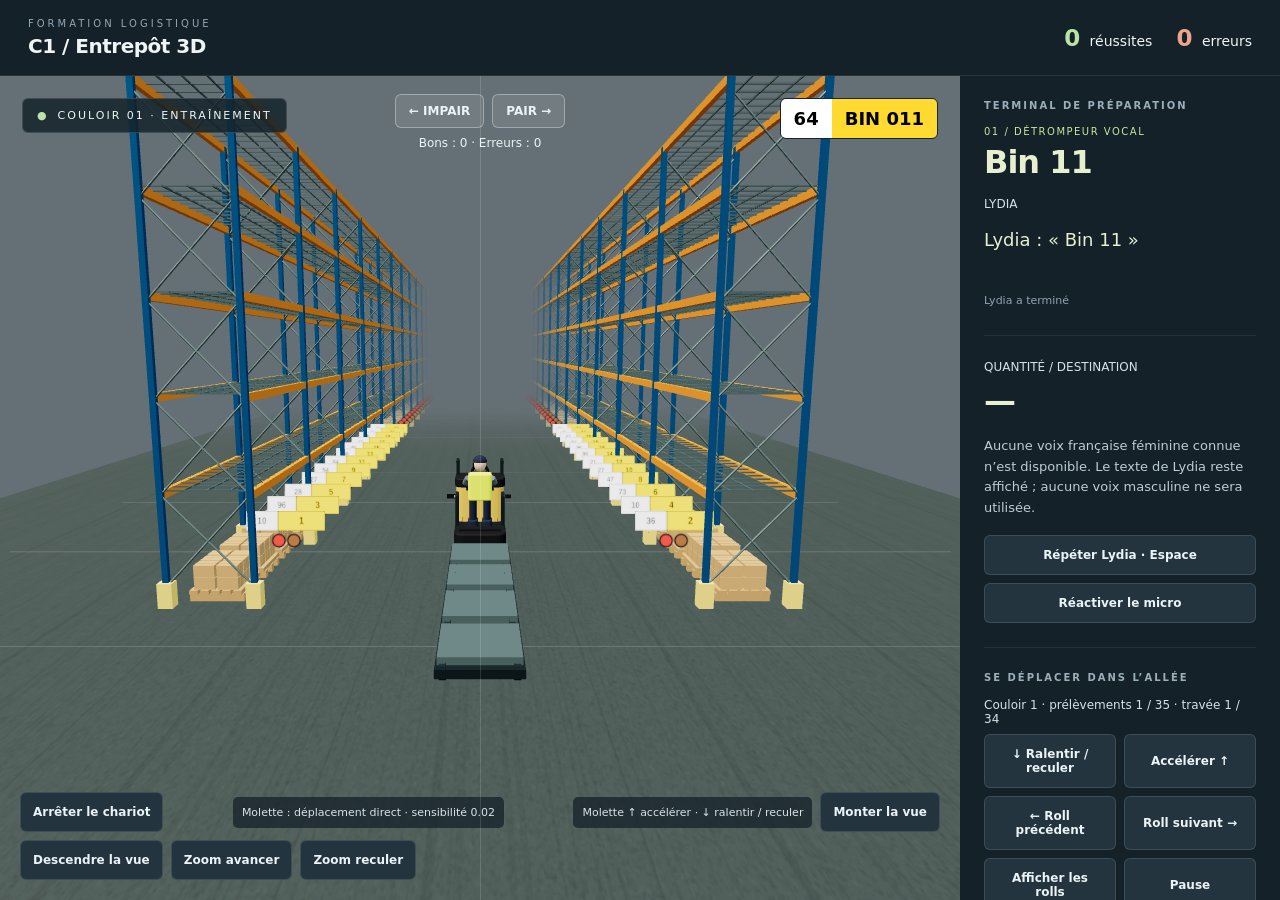
<file: c1_3d.html>
<!doctype html>
<html lang="fr"><head><meta charset="utf-8"><meta name="viewport" content="width=device-width,initial-scale=1"><title>C1 • Entrepôt 3D</title><style>
*{box-sizing:border-box}body{margin:0;background:#101a20;color:#eff5f5;font:14px system-ui,sans-serif}header{height:76px;padding:0 28px;display:flex;align-items:center;justify-content:space-between;border-bottom:1px solid #ffffff15;background:#142129}h1{font-size:20px;letter-spacing:-.5px;margin:0}small,.muted{color:#93a8b4}header small{display:block;font-size:10px;letter-spacing:3px;margin-bottom:5px}.score{display:flex;gap:24px}.score b{font-size:23px;margin-right:5px;color:#bce2a5}main{display:grid;grid-template-columns:1fr 320px;height:calc(100dvh - 76px)}#view{position:relative;min-width:0;overflow:hidden;background:#a3b2b8}canvas{display:block;touch-action:none}.badge{position:absolute;top:22px;left:22px;background:#15242bdc;border:1px solid #ffffff25;padding:10px 14px;border-radius:6px;font-size:11px;letter-spacing:2px;pointer-events:none}.badge:before{content:'●';color:#bce2a5;margin-right:9px}.bin-hud{position:absolute;top:22px;right:22px;display:flex;overflow:hidden;border:1px solid #17242a;border-radius:6px;font-weight:800;font-size:18px;pointer-events:none}.bin-hud span{padding:9px 13px;color:#000}.bin-hud .hud-code{background:#fff}.bin-hud .hud-bin{background:#ffdb32}.camera{position:absolute;bottom:20px;left:20px;right:20px;display:flex;gap:8px;align-items:center}.camera span{margin-left:auto;background:#142129bf;padding:9px;border-radius:5px;font-size:11px;color:#d8e3e8}aside{padding:24px;overflow:auto;background:#142129}h2{font-size:10px;letter-spacing:2px;color:#9cafb9;margin:0 0 15px}.step{color:#d5e1e5;font-size:12px;margin-bottom:8px}.readout{font-size:32px;font-weight:650;letter-spacing:-1px;margin:6px 0 16px;color:#e6efcf}button{font:600 12px system-ui;cursor:pointer;border:1px solid #ffffff20;border-radius:6px;background:#23343e;color:#eaf3f5;padding:12px;transition:background .15s}button:hover{background:#344e5b}button:disabled{opacity:.35;cursor:default}button:focus-visible{outline:2px solid #d5edab;outline-offset:2px}.palettes{display:grid;grid-template-columns:repeat(3,1fr);gap:7px}.palettes button{padding:12px 3px}.palettes strong{display:block;font-size:23px;margin-bottom:5px}.palettes button.good{background:#456943}.palettes button.bad{background:#8b4138}.line{height:1px;background:#ffffff12;margin:24px 0}.controls{display:grid;grid-template-columns:1fr 1fr;gap:8px}.wide{grid-column:1/-1}.primary{background:#d2eaa5;color:#21301e;border:0}.primary:hover{background:#e1f4bd}#msg{min-height:68px;color:#bdcdd4;font-size:13px;line-height:1.6;margin:16px 0}#phase{font-size:10px;letter-spacing:1.5px;color:#c5e69c}.help{font-size:11px;line-height:1.8;color:#8fa5b2}.brand{margin-top:22px;font-size:10px;letter-spacing:2px;color:#708792}#error{position:absolute;inset:20%;padding:30px;background:#142129;display:none;z-index:5;line-height:1.7}@media(max-width:800px){#speed{display:block}header{padding:0 16px}.score{gap:10px}.score span{font-size:10px}main{display:flex;flex-direction:column;height:auto}#view{height:58dvh;min-height:360px}aside{padding:20px}.camera span{display:none}header small{letter-spacing:1px}}
input{max-width:100%;background:#23343e;color:white;border:1px solid #657c83;padding:8px;border-radius:4px}#subtitle{font-size:18px;color:#e6efcf;min-height:44px}#testLog{padding-left:18px;max-height:150px;overflow:auto}.camera{flex-wrap:wrap}</style></head><body><header><div><small>FORMATION LOGISTIQUE</small><h1>C1 / Entrepôt 3D</h1></div><div class="score"><span><b id="score">0</b> réussites</span><span><b id="errors" style="color:#eea38b">0</b> erreurs</span></div></header><main><section id="view" aria-label="Entrepôt interactif en trois dimensions"><div class="badge">ALLÉE 01 · ENTRAÎNEMENT</div><div id="error"></div><div class="camera"><button id="stop">Arrêter le chariot</button><span id="speed">Vitesse : 0 · Arrêt</span><span>Molette ↑ accélérer · ↓ ralentir / reculer</span></div></section><aside><h2>TERMINAL DE PRÉPARATION</h2><div id="phase">SESSION VOCALE</div><div class="readout" id="address">Prêt ?</div>
<div class="step">LYDIA</div><p id="subtitle" role="status" aria-live="polite">Commence une partie pour écouter Lydia.</p><div id="micro" class="help">Micro inactif</div>
<div class="line"></div><div class="step">QUANTITÉ / DESTINATION</div><div class="readout" id="order">—</div><p id="msg" role="status" aria-live="polite">Cherche le numéro noir au-dessus de la palette.</p>
<div class="controls"><button id="start" class="wide primary">Commencer · Voix et micro</button><button id="repeat" class="wide">Répéter Lydia · Espace</button><button id="mic" class="wide">Réactiver le micro</button></div>
<div class="line"></div><h2>SE DÉPLACER DANS L’ALLÉE</h2><div id="bayText" class="step"></div><div class="controls"><button id="back">↓ Ralentir / reculer</button><button id="forward">Accélérer ↑</button><button id="left">← Roll précédent</button><button id="right">Roll suivant →</button><button id="labels">Afficher les rolls</button><button id="pause">Pause</button><button id="reset" class="wide">Nouvelle partie</button><button id="test" class="wide">Mode test vocal · Bin 150 → Delta</button><button id="testSim" class="wide">Test de la boucle sans micro</button></div>
<div id="testPanel" hidden><div class="line"></div><h2>TEST · SCORE SÉPARÉ</h2><p class="help">Bin 150, détrompeur 25 (« deux, cinq »), destination « Un Delta ». Clique directement le roll Delta.</p><label class="help"><input id="simulate" type="checkbox"> Simuler les réponses vocales (sans micro)</label><div id="simulation" hidden><input id="testText" aria-label="Transcription vocale simulée" placeholder="deux, cinq"><button id="inject">Injecter la transcription</button></div><ol id="testLog" class="help"></ol></div>
<p class="help">Molette ↑ / ↓ : le chariot bouge immédiatement. Tourne doucement pour ajuster précisément, plus vite pour parcourir une plus grande distance. ← / → : repérer un roll. Espace : répéter Lydia.<br>Vue arrière fixe. Après Lydia, clique directement sur le roll annoncé. Les réponses à Lydia restent vocales.</p><p class="help">Le micro nécessite ton autorisation. Selon le navigateur, la reconnaissance peut utiliser un service en ligne. Aucun enregistrement n’est conservé par le jeu.</p><div class="brand">C1 SIMULATOR / PRÉPARATION VOCALE</div></aside></main><script src="vendor/three.min.js"></script><script src="vehicle-motion.js"></script><script src="preparation-core.js"></script><script src="preparation-voice.js"></script><script>
(()=>{'use strict';
const $=s=>document.querySelector(s), view=$('#view');
const binHud=document.createElement('div');binHud.className='bin-hud';binHud.hidden=true;binHud.innerHTML='<span class="hud-code" id="hudCode">--</span><span class="hud-bin" id="hudBin">BIN ---</span>';view.append(binHud);
const heardHud=document.createElement('div');heardHud.hidden=true;Object.assign(heardHud.style,{position:'absolute',top:'76px',right:'22px',maxWidth:'280px',padding:'8px 11px',borderRadius:'5px',background:'#142129dc',color:'#eaf3f5',fontSize:'12px',pointerEvents:'none'});view.append(heardHud);
const sideDivider=document.createElement('div');Object.assign(sideDivider.style,{position:'absolute',top:'0',bottom:'0',left:'50%',width:'1px',background:'#ffffff22',pointerEvents:'none'});view.append(sideDivider);
const sideHud=document.createElement('div');sideHud.hidden=true;Object.assign(sideHud.style,{position:'absolute',top:'18px',left:'50%',transform:'translateX(-50%)',display:'flex',gap:'8px',flexWrap:'wrap',justifyContent:'center',width:'360px',color:'#eaf3f5',fontSize:'12px',pointerEvents:'none'});view.append(sideHud);
try {
if(!window.THREE)throw Error('Le moteur 3D est introuvable. Garde le dossier vendor à côté de ce fichier.');
const scene=new THREE.Scene();scene.background=new THREE.Color(0x657076);scene.fog=new THREE.Fog(0x657076,38,78);
const renderer=new THREE.WebGLRenderer({antialias:true});renderer.setPixelRatio(Math.min(devicePixelRatio,2));renderer.shadowMap.enabled=false;renderer.outputColorSpace=THREE.SRGBColorSpace;renderer.toneMapping=THREE.ACESFilmicToneMapping;renderer.toneMappingExposure=1.3;view.prepend(renderer.domElement);
const camera=new THREE.PerspectiveCamera(55,1,.1,100);
const motion=new VehicleMotion();let viewBay=0,viewZ=0;
// Même hauteur et recul que la perspective d'origine, recentrés sur l'allée.
const cameraCookie='c1_camera_elevation',cameraDistanceCookie='c1_camera_distance';
function savedCameraValue(name,fallback,min,max){
  try {
    const value=document.cookie.split('; ').find(item=>item.startsWith(name+'='))?.split('=')[1];
    const number=Number(decodeURIComponent(value||''));
    return Number.isFinite(number)&&number>=min&&number<=max ? number : fallback;
  } catch (_) { return fallback; }
}
function saveCameraValue(name,value){document.cookie=name+'='+encodeURIComponent(value)+'; Max-Age=31536000; Path=/; SameSite=Lax';}
const sideStatsCookie='c1_side_reaction_stats';
function savedSideStats(){try{return {...{attempts:0,correct:0,wrong:0,totalMs:0,lastMs:0},...JSON.parse(decodeURIComponent(document.cookie.split('; ').find(item=>item.startsWith(sideStatsCookie+'='))?.split('=')[1]||'{}'))};}catch(_){return {attempts:0,correct:0,wrong:0,totalMs:0,lastMs:0};}}
let sideStats=savedSideStats(),sideTracking=null;
function saveSideStats(){document.cookie=sideStatsCookie+'='+encodeURIComponent(JSON.stringify(sideStats))+'; Max-Age=31536000; Path=/; SameSite=Lax';}
let cameraElevation=savedCameraValue(cameraCookie,.28,.18,1.05);
let cameraDistance=savedCameraValue(cameraDistanceCookie,20,10,32);
// Le point visé passe derrière le préparateur : pilote plus haut dans l'image,
// rolls arrière visibles au lieu d'être coupés par le bord inférieur.
const vehicleFrameLead=6.2;
function cameraUpdate(){
  const cameraHeight=Math.sin(cameraElevation)*cameraDistance;
  const cameraBack=Math.cos(cameraElevation)*cameraDistance;
  camera.position.set(0,cameraHeight,viewZ+cameraBack);
  camera.lookAt(0,2.5,viewZ-4+vehicleFrameLead);
  camera.updateMatrixWorld();
}
function resize(){renderer.setSize(view.clientWidth,view.clientHeight);camera.aspect=view.clientWidth/view.clientHeight;camera.updateProjectionMatrix();cameraUpdate()}new ResizeObserver(resize).observe(view);
scene.add(new THREE.HemisphereLight(0xdbefff,0x85857a,3));const sun=new THREE.DirectionalLight(0xffebce,3);sun.position.set(-8,17,8);scene.add(sun);
const mat=(c,m=0,r=.7)=>new THREE.MeshStandardMaterial({color:c,metalness:m,roughness:r});const steel=mat(0x8eaaad,.75,.35),dark=mat(0x19292e,.3),blue=mat(0x176293,.5),orange=mat(0xec8c24,.3),wood=mat(0xb18b5a),card=mat(0xb99261),floor=mat(0x69777a),yellow=mat(0xe4c664);
function box(parent,w,h,d,x,y,z,material){const o=new THREE.Mesh(new THREE.BoxGeometry(w,h,d),material);o.position.set(x,y,z);o.castShadow=true;o.receiveShadow=true;parent.add(o);return o}
function cylinder(parent,r,len,x,y,z,material){const o=new THREE.Mesh(new THREE.CylinderGeometry(r,r,len,16),material);o.rotation.x=Math.PI/2;o.position.set(x,y,z);o.castShadow=true;parent.add(o);return o}
function label(parent,text,x,y,z,width=1.3,bg='#162b35',fg='#ffffff'){const c=document.createElement('canvas');c.width=512;c.height=128;const ctx=c.getContext('2d');const tex=new THREE.CanvasTexture(c);tex.colorSpace=THREE.SRGBColorSpace;const sp=new THREE.Sprite(new THREE.SpriteMaterial({map:tex,depthTest:true}));sp.position.set(x,y,z);sp.scale.set(width,width/4,1);parent.add(sp);sp.userData.set=t=>{ctx.fillStyle=bg;ctx.fillRect(0,0,512,128);ctx.fillStyle=fg;ctx.font='bold 64px Arial';ctx.textAlign='center';ctx.textBaseline='middle';ctx.fillText(t,256,68);tex.needsUpdate=true};sp.userData.set(text);return sp}
function markers(parent,x,y,z){const c=document.createElement('canvas');c.width=192;c.height=96;const ctx=c.getContext('2d');for(const [cx,color] of [[48,'#d4463e'],[144,'#9a643d']]){ctx.fillStyle='#17242a';ctx.beginPath();ctx.arc(cx,48,43,0,Math.PI*2);ctx.fill();ctx.fillStyle=color;ctx.beginPath();ctx.arc(cx,48,35,0,Math.PI*2);ctx.fill()}const tex=new THREE.CanvasTexture(c);tex.colorSpace=THREE.SRGBColorSpace;const sp=new THREE.Sprite(new THREE.SpriteMaterial({map:tex,depthTest:true}));sp.position.set(x,y,z);sp.scale.set(.68,.34,1);parent.add(sp);return sp}
// Une seule étiquette : détrompeur blanc à gauche, BIN jaune à droite.
function binCodeLabel(parent,bin,code,x,y,z,width=1.78){const c=document.createElement('canvas');c.width=720;c.height=160;const ctx=c.getContext('2d');const tex=new THREE.CanvasTexture(c);tex.colorSpace=THREE.SRGBColorSpace;const sp=new THREE.Sprite(new THREE.SpriteMaterial({map:tex,depthTest:true}));sp.position.set(x,y,z);sp.scale.set(width,width/4,1);parent.add(sp);sp.userData.set=t=>{ctx.fillStyle='#ffffff';ctx.fillRect(0,0,290,160);ctx.fillStyle='#ffdb32';ctx.fillRect(290,0,430,160);ctx.strokeStyle='#17242a';ctx.lineWidth=8;ctx.strokeRect(0,0,720,160);ctx.beginPath();ctx.moveTo(290,0);ctx.lineTo(290,160);ctx.stroke();ctx.fillStyle='#000';ctx.font='bold 76px Arial';ctx.textAlign='center';ctx.textBaseline='middle';ctx.fillText(t,145,84);ctx.font='bold 84px Arial';ctx.fillText(bin,505,84);tex.needsUpdate=true};sp.userData.set(code);return sp}
// Béton patiné, joints et traces de roues, générés localement.
const concrete=document.createElement('canvas');concrete.width=concrete.height=512;const cx=concrete.getContext('2d');let seed=17;const random=()=>{seed=(seed*1664525+1013904223)>>>0;return seed/4294967296};cx.fillStyle='#92958f';cx.fillRect(0,0,512,512);for(let i=0;i<32000;i++){const n=110+Math.floor(random()*65);cx.fillStyle=`rgba(${n},${n},${n-4},.15)`;cx.fillRect(random()*512,random()*512,random()*6+1,random()*3+1)}for(let i=0;i<25;i++){cx.fillStyle='rgba(45,49,46,.035)';cx.fillRect(random()*512,0,2+random()*5,512)}const concreteMap=new THREE.CanvasTexture(concrete);concreteMap.wrapS=concreteMap.wrapT=THREE.RepeatWrapping;concreteMap.repeat.set(9,18);concreteMap.colorSpace=THREE.SRGBColorSpace;floor.map=concreteMap;
box(scene,36,.2,235,0,-.15,-88,floor);for(let z=-205;z<30;z+=7)box(scene,26,.005,.018,0,-.043,z,mat(0x686c67));
const wall=mat(0xaaa99a);
box(scene,30,12,.25,0,6,-197,wall);for(let x=-15;x<15;x+=.22)box(scene,.025,7,.06,x,8.5,-196.84,steel);
function pallet(parent,x,y,z){for(const dx of [-.55,0,.55])box(parent,.18,.18,1.2,x+dx,y+.09,z,wood);for(let j=0;j<5;j++)box(parent,1.5,.09,.19,x,y+.23,z-.48+j*.24,wood)}
function rod(parent,a,b,r,material){const d=new THREE.Vector3().subVectors(b,a);const o=new THREE.Mesh(new THREE.CylinderGeometry(r,r,d.length(),6),material);o.position.copy(a).add(b).multiplyScalar(.5);o.quaternion.setFromUnitVectors(new THREE.Vector3(0,1,0),d.normalize());parent.add(o);return o}
function rack(parent,x,z,active=false){const group=new THREE.Group();parent.add(group);group.position.set(x,0,z);
for(const xx of [-2.8,2.8])for(const zz of [-.95,.95]){box(group,.13,10.7,.13,xx,5.35,zz,blue);box(group,.32,.55,.32,xx,.275,zz,yellow);}
for(const yy of [2.45,4.5,6.55,8.6,10.65]){for(const zz of [-.95,.95])box(group,5.7,.18,.12,0,yy,zz,orange);for(let xx=-2.7;xx<2.8;xx+=.5)box(group,.024,.035,1.85,xx,yy+.08,0,steel);for(const zz of [-.5,0,.5])box(group,5.5,.035,.025,0,yy+.08,zz,steel);}
for(const xx of [-2.8,2.8])for(let y=.5;y<10;y+=2){rod(group,new THREE.Vector3(xx,y,-.9),new THREE.Vector3(xx,y+1.9,.9),.023,steel);rod(group,new THREE.Vector3(xx,y,.9),new THREE.Vector3(xx,y+1.9,-.9),.023,steel);}
if(active)for(let i=0;i<3;i++){const xx=(i-1)*1.8;pallet(group,xx,.45,0);box(group,1.2,.75,1,xx,1.08,0,card);box(group,.13,.76,1.01,xx,1.08,0,wood)}return group}
// 34 travées de chaque côté : 200 emplacements et 4 palettes de réserve.
const binVisuals=new Map(), pickRoot=new THREE.Group(), pickTargets=[];scene.add(pickRoot);
const hitMaterial=new THREE.MeshBasicMaterial({transparent:true,opacity:0,depthWrite:false});
const initialBins=Preparation.locations();
for(let bay=0;bay<34;bay++)for(const side of ['left','right']){
  const x=side==='left'?-5.8:5.8,z=-bay*5.65;
  const g=rack(scene,x,z);g.rotation.y=Math.PI/2;
  for(let slot=0;slot<3;slot++){
    const id=(bay*3+slot)*2+(side==='left'?1:2),localX=(slot-1)*1.8;
    pallet(g,localX,0,0);
    if(id>200){label(g,'RÉSERVE',localX,1.35,side==='left'?1.1:-1.1,1.3,'#ddd8c9','#222222');continue;}
    for(let level=0;level<2;level++)for(let a=0;a<3;a++)for(let b=0;b<2;b++){
      box(g,.41,.27,.46,localX+(a-1)*.46,.405+level*.28,(b-.5)*.51,card);
      box(g,.055,.278,.467,localX+(a-1)*.46,.405+level*.28,(b-.5)*.51,wood);
    }
    // Panneau légèrement tourné vers l'allée centrale, sans empiéter dans le passage.
    const edge=side==='left'?1.42:-1.42;
    const number=binCodeLabel(g,String(id),initialBins[id-1].code,localX,1.68,edge);
    markers(g,localX,1.22,edge);
    const code=number;
    const position=new THREE.Vector3(x,.7,z-localX);
    // Les BINs sont visuels : le seul clic de la boucle se fait sur un plateau de roll.
    number.userData.binId=id;binVisuals.set(id,{number,code,position,bay,side});
  }
}
const train=new THREE.Group();scene.add(train);train.position.z=1.5;train.rotation.y=-Math.PI/2;
const rolls=[],names=['Alpha','Bravo','Charlie','Delta'];
// Rolls simplifiés : uniquement les quatre plateaux au sol, sans parois ni grilles.
for(let i=0;i<4;i++){let x=4.4-i*2.05;const g=new THREE.Group();train.add(g);g.position.x=x;box(g,1.65,.16,1.45,0,.36,0,steel);for(const xx of [-.74,.74])for(const zz of [-.63,.63])cylinder(g,.17,.12,xx,.18,zz,dark);const l=label(g,names[i].toUpperCase(),0,.78,0,1.55);l.visible=false;rolls.push({g,l});}
// Préparateur debout jaune/noir de la photo : capot avant, cockpit ouvert et long plateau.
const catYellow=mat(0xe7bb50,.25,.4),rubber=mat(0x15191d),navy=mat(0x202a3e),skin=mat(0xd8b194),vest=mat(0xd9ed28),silver=mat(0xc7cdbe,.35),shirt=mat(0x667079);
function rounded(parent,w,h,d,x,y,z,m,r=.12){const sh=new THREE.Shape();const a=-w/2,b=-d/2;sh.moveTo(a+r,b);sh.lineTo(a+w-r,b);sh.quadraticCurveTo(a+w,b,a+w,b+r);sh.lineTo(a+w,b+d-r);sh.quadraticCurveTo(a+w,b+d,a+w-r,b+d);sh.lineTo(a+r,b+d);sh.quadraticCurveTo(a,b+d,a,b+d-r);sh.lineTo(a,b+r);sh.quadraticCurveTo(a,b,a+r,b);const geo=new THREE.ExtrudeGeometry(sh,{depth:h,bevelEnabled:true,bevelSize:.035,bevelThickness:.035,bevelSegments:2,steps:1,curveSegments:5});geo.rotateX(-Math.PI/2);const o=new THREE.Mesh(geo,m);o.position.set(x,y-h/2,z);o.castShadow=o.receiveShadow=true;parent.add(o);return o}
const c1=new THREE.Group();train.add(c1);c1.position.x=-4.85;
rounded(c1,2.7,.3,1.38,0,.28,0,rubber,.23);rounded(c1,1.05,1.28,1.34,-.78,1,0,catYellow,.25);rounded(c1,1.11,.19,1.4,-.78,1.62,0,rubber,.22);
box(c1,.85,.11,1.18,.63,.48,0,rubber);for(const z of [-.66,.66]){box(c1,.85,.85,.095,-.02,.92,z,dark);box(c1,.09,.5,.09,-1.05,1.95,z,dark);box(c1,.58,.075,.075,-.8,2.2,z,dark)}
const console=box(c1,.58,.12,.8,-.35,1.55,0,dark);console.rotation.z=-.22;box(c1,.16,.018,.24,-.25,1.63,.06,mat(0x637f85,.3));
rod(c1,new THREE.Vector3(-.33,1.53,0),new THREE.Vector3(-.13,1.95,0),.065,dark);const steering=new THREE.Mesh(new THREE.TorusGeometry(.23,.045,8,24),rubber);steering.rotation.y=Math.PI/2;steering.rotation.z=-.3;steering.position.set(-.13,1.95,0);c1.add(steering);
for(const x of [-.9,.85])for(const z of [-.6,.6])cylinder(c1,.23,.16,x,.21,z,rubber);
label(c1,'CAT',-.85,1.11,.71,.56,'#171b20','#ffffff');label(c1,'C1',-.85,1.11,-.71,.45,'#171b20','#ffffff');
// Support plat commun des quatre plateaux.
box(train,8.2,.16,1.52,1.33,.22,0,dark);
const driver=new THREE.Group();c1.add(driver);driver.position.set(.55,.5,0);
for(const z of [-.2,.2]){rod(driver,new THREE.Vector3(0,.13,z),new THREE.Vector3(.06,.85,z),.105,navy);rounded(driver,.4,.16,.22,-.08,.09,z,navy,.06)}
rounded(driver,.42,.68,.6,0,1.16,0,vest,.08);for(const y of [.98,1.13])box(driver,.435,.07,.615,0,y,0,silver);for(const z of [-.19,.19])box(driver,.44,.55,.055,0,1.23,z,silver);
rod(driver,new THREE.Vector3(0,1.4,-.34),new THREE.Vector3(-.28,1.22,-.42),.09,shirt);rod(driver,new THREE.Vector3(-.28,1.22,-.42),new THREE.Vector3(-.64,1.43,-.2),.064,skin);
rod(driver,new THREE.Vector3(0,1.4,.34),new THREE.Vector3(-.25,1.21,.42),.09,shirt);rod(driver,new THREE.Vector3(-.25,1.21,.42),new THREE.Vector3(-.66,1.43,.18),.064,skin);
const head=new THREE.Mesh(new THREE.SphereGeometry(.19,16,12),skin);head.scale.set(.92,1.15,.9);head.position.set(0,1.79,0);driver.add(head);const cap=new THREE.Mesh(new THREE.SphereGeometry(.2,16,8,0,Math.PI*2,0,Math.PI/2),navy);cap.position.set(0,1.85,0);driver.add(cap);box(driver,.28,.025,.3,-.17,1.86,0,navy);rod(driver,new THREE.Vector3(0,1.83,.19),new THREE.Vector3(-.19,1.66,.19),.018,dark);
const parcel=new THREE.Group();scene.add(parcel);box(parcel,.72,.58,.65,0,0,0,card);box(parcel,.13,.59,.66,0,0,0,wood);box(parcel,.24,.15,.012,.16,.07,.33,mat(0xf1ecd9));parcel.visible=false;
const ring=new THREE.Mesh(new THREE.RingGeometry(.64,.72,40),new THREE.MeshBasicMaterial({color:0xd8ee9f,side:THREE.DoubleSide}));ring.rotation.x=-Math.PI/2;scene.add(ring);ring.visible=false;
// Regrouper les éléments fixes par matériau pour garder l'allée fluide.
scene.updateMatrixWorld(true);const batches=new Map();const fixed=[];
for(const child of scene.children){if(child===train||child===parcel||child===ring||child===pickRoot)continue;child.traverse(o=>{if(!o.isMesh||Array.isArray(o.material))return;fixed.push(o);if(!batches.has(o.material))batches.set(o.material,[]);const g=o.geometry.index?o.geometry.toNonIndexed():o.geometry.clone();g.applyMatrix4(o.matrixWorld);batches.get(o.material).push(g)})}
for(const [material,geometries] of batches){const merged=new THREE.BufferGeometry();for(const name of ['position','normal','uv']){const size=name==='uv'?2:3;const length=geometries.reduce((n,g)=>n+g.attributes[name].array.length,0);const data=new Float32Array(length);let offset=0;for(const g of geometries){data.set(g.attributes[name].array,offset);offset+=g.attributes[name].array.length}merged.setAttribute(name,new THREE.BufferAttribute(data,size))}const mesh=new THREE.Mesh(merged,material);mesh.castShadow=false;mesh.receiveShadow=false;scene.add(mesh);geometries.forEach(g=>g.dispose())}fixed.forEach(o=>{o.removeFromParent();o.geometry.dispose()});
const session=new Preparation.Session();
let showLabels=false,selectedRoll=0,animation=null,simulation=false,lastLydia='',testSteps=[],speechBusy=false,actionGeneration=0;
const instructions={idle:'Commence une session vocale.',code:'Cherche la palette et lis son détrompeur chiffre par chiffre.',roll:'Lydia annonce la destination : clique directement sur le bon roll.',complete:'Roll vert : préparation gagnée.'};
function logTest(text){if(!session.test)return;testSteps.push(text);const li=document.createElement('li');li.textContent=text;$('#testLog').appendChild(li);}
const voice=new LydiaVoice({
  canListen:()=>!simulation&&!session.paused&&session.phase==='code',
  onText:texts=>{
    const heard=Array.isArray(texts) ? texts.join(' / ') : texts;
    const numbers=[...new Set((Array.isArray(texts)?texts:[texts]).map(text=>Preparation.digits(text)||Preparation.guessDigits(text,session.bin?.code)).filter(Boolean))];
    $('#micro').textContent='Entendu : « '+heard+' »';
    heardHud.textContent='VOUS : « '+heard+' »'+(numbers.length===1?' → '+numbers[0]:'');heardHud.hidden=false;
    logTest('Voix reçue : '+heard);
    handle(session.hear(texts));
  },
  onStatus:text=>$('#micro').textContent=text,
  onFailure:text=>{$('#micro').textContent=text;$('#msg').textContent=text;speechBusy=false;if(session.phase!=='idle'&&session.paused){session.paused=false;}update();}
});
function update(){
  $('#score').textContent=session.score;$('#errors').textContent=session.errors;
  $('#address').textContent=session.bin?'Bin '+session.bin.number:'Prêt ?';
  $('#order').textContent=session.codeOK?'Un '+names[session.target]:'—';
  binHud.hidden=!session.bin||session.phase==='idle';
  if(session.bin){$('#hudBin').textContent='BIN '+String(session.bin.number).padStart(3,'0');$('#hudCode').textContent=session.bin.code;}
  $('#phase').textContent=(session.test?'TEST · ':'')+(session.paused?'PAUSE':({idle:'SESSION VOCALE',code:'01 / DÉTROMPEUR VOCAL',roll:'02 / CLIQUER LE ROLL',complete:'PRÉPARATION VALIDÉE'}[session.phase]));
  $('#pause').textContent=session.paused?'Reprendre':'Pause';$('#pause').disabled=session.phase==='idle';
  $('.badge').textContent='COULOIR '+String(session.aisle||1).padStart(2,'0')+' · ENTRAÎNEMENT';
  $('#bayText').textContent='Couloir '+(session.aisle||1)+' · prélèvements '+(session.picksInAisle||0)+' / '+(session.aislePickLimit||10)+' · travée '+(viewBay+1)+' / 34';
  $('#back').disabled=$('#forward').disabled=!!animation||session.paused;
  $('#inject').disabled=!simulation||speechBusy||session.paused;
}
function renderSideHud(selected=null,correct=null,milliseconds=null){
  const tag=(side,text)=>{const chosen=selected===side,color=chosen?(correct?'#39b96acc':'#df5650cc'):'#ffffff16';return '<span style="padding:9px 13px;border:1px solid '+(chosen?(correct?'#71e59a':'#ff8e89'):'#ffffff55')+';border-radius:6px;background:'+color+';font-weight:800">'+text+'</span>';};
  sideHud.innerHTML=tag('left','← IMPAIR')+tag('right','PAIR →')+'<span style="width:100%;text-align:center">Bons : '+sideStats.correct+' · Erreurs : '+sideStats.wrong+(milliseconds===null?'':' · '+milliseconds+' ms')+'</span>';
}
function beginSideTracking(){
  sideTracking={startedAt:performance.now(),armed:false,resolved:false};sideHud.hidden=false;
  renderSideHud();
}
function pointerOverTrain(e,rect){
  const bounds=new THREE.Box3().setFromObject(train),min=bounds.min,max=bounds.max;
  let left=Infinity,right=-Infinity,top=Infinity,bottom=-Infinity;
  for(const x of [min.x,max.x])for(const y of [min.y,max.y])for(const z of [min.z,max.z]){const p=new THREE.Vector3(x,y,z).project(camera);left=Math.min(left,(p.x+1)*rect.width/2);right=Math.max(right,(p.x+1)*rect.width/2);top=Math.min(top,(-p.y+1)*rect.height/2);bottom=Math.max(bottom,(-p.y+1)*rect.height/2);}
  const x=e.clientX-rect.left,y=e.clientY-rect.top;return x>=left&&x<=right&&y>=top&&y<=bottom;
}
function trackSide(e){
  if(!sideTracking||sideTracking.resolved||session.paused||session.phase!=='code')return;
  const rect=renderer.domElement.getBoundingClientRect(),x=e.clientX-rect.left;
  const chariotPosition=train.getWorldPosition(new THREE.Vector3()).project(camera);
  const center=(chariotPosition.x+1)*rect.width/2;
  if(pointerOverTrain(e,rect)){sideTracking.armed=true;return;}
  if(!sideTracking.armed)return;
  const side=x<center?'left':'right',milliseconds=Math.round(performance.now()-sideTracking.startedAt),correct=side===session.bin.side;
  sideTracking.resolved=true;sideStats.attempts++;sideStats.totalMs+=milliseconds;sideStats.lastMs=milliseconds;if(correct)sideStats.correct++;else sideStats.wrong++;saveSideStats();
  renderSideHud(side,correct,milliseconds);
  if(!correct)$('#msg').textContent='Mauvaise direction : le BIN '+session.bin.number+' est '+(session.bin.side==='left'?'impair à gauche.':'pair à droite.');
}
function announce(text,done=()=>{}){
  const token=++actionGeneration,tracksBin=/\bbin\s+\d+/i.test(text);lastLydia=text;$('#subtitle').textContent='Lydia : « '+text+' »';speechBusy=true;update();
  voice.say(text,()=>{if(token!==actionGeneration)return;speechBusy=false;$('#micro').textContent=simulation?'TEST — micro arrêté':'Lydia a terminé';if(tracksBin&&session.phase==='code')beginSideTracking();done();update();});
}
function listen(){if(simulation){$('#micro').textContent='TEST — transcriptions simulées, micro arrêté';return;}voice.listen();}
function instruction(){ $('#msg').textContent=session.phase==='destination'?'Colis en main : dis « Un '+names[session.target]+' ».':instructions[session.phase]; }
function handle(result){
  if(result.ignored)return;
  instruction();update();
  if(result.event==='error'){$('#msg').textContent=result.say;logTest('Erreur refusée, score : '+session.score);}
  if(result.event==='code'){
    $('#msg').textContent='Détrompeur validé. Lydia annonce maintenant la destination.';
    logTest('Détrompeur accepté → Un '+names[session.target]);
  }
  if(result.event==='complete'){
    logTest('Bon roll cliqué → préparation validée');
    $('#subtitle').textContent='✓ Préparation gagnée';$('#msg').textContent='Le roll est vert. Nouvelle commande dans un instant.';
    playVictory();speechBusy=false;update();
    setTimeout(()=>{if(!session.paused&&session.phase==='complete'){parcel.visible=false;newOrder();}},850);return;
  }
  if(result.say)announce(result.say);else {speechBusy=false;update();}
}
function newOrder(){
  const result=session.next();parcel.visible=ring.visible=false;animation=null;heardHud.hidden=true;sideTracking=null;sideHud.hidden=true;instruction();update();
  if(result.newAisle)setBay(0);
  logTest('Lydia annonce '+result.say);announce(result.say);
}
function updateSpeed(){
  $('#speed').textContent='Molette : déplacement direct · sensibilité '+motion.wheelSensitivity;
}
function moveVehicle(distance){
  if(session.paused||animation)return;
  if(motion.move(distance)!==0)syncVehicle();
  updateSpeed();
}
function stopVehicle(){updateSpeed();}
function syncVehicle(){
  const oldZ=train.position.z;
  viewZ=motion.position;viewBay=Math.max(0,Math.min(33,Math.round(-viewZ/5.65)));
  train.position.set(0,0,viewZ+1.5);
  // Le préparateur et les quatre rolls restent dans le même groupe rigide.
  train.updateMatrixWorld(true);
  if(ring.visible)ring.position.z+=train.position.z-oldZ;
  cameraUpdate();
  $('#bayText').textContent='Travée '+(viewBay+1)+' / 34 · gauche : impairs · droite : pairs';
}
function setBay(bay){
  // Placement de départ uniquement (nouvelle partie ou scénario de test).
  motion.reset(-Math.max(0,Math.min(33,bay))*5.65);syncVehicle();updateSpeed();update();
}
function start(test=false){
  voice.stop();voice.blocked=false;actionGeneration++;speechBusy=false;animation=null;
  heardHud.hidden=true;sideTracking=null;sideHud.hidden=true;
  session.start(test);simulation=test&&$('#simulate').checked;
  testSteps=[];$('#testLog').textContent='';$('#testPanel').hidden=!test;$('#simulation').hidden=!simulation;
  binVisuals.forEach((v,id)=>v.code.userData.set(session.bins[id-1].code));
  parcel.visible=ring.visible=false;setBay(test?24:0);instruction();update();
  if(!voice.supported&&!simulation){$('#micro').textContent='Reconnaissance vocale non disponible. Ouvre le jeu dans un navigateur compatible, ou utilise le test simulé.';return;}
  logTest('Lydia annonce Bin '+session.bin.number);announce('Bin '+session.bin.number);
}
for(let i=0;i<4;i++){
  const r=rolls[i];r.l.visible=showLabels;
  // La zone de clic épouse exactement le plateau visible : aucune ancienne grille invisible.
  const hit=box(r.g,1.65,.20,1.45,0,.47,0,hitMaterial);hit.userData.rollIndex=i;pickTargets.push(hit);
  // Le retour vert/rouge reste lui aussi limité à la surface du plateau.
  const flash=new THREE.Mesh(new THREE.BoxGeometry(1.72,.24,1.52),new THREE.MeshBasicMaterial({color:0xffffff,transparent:true,opacity:.72,depthTest:false}));
  flash.position.set(0,.49,0);flash.visible=false;r.g.add(flash);r.flash=flash;
}
function flashRoll(index,color){
  const roll=rolls[index];roll.flash.material.color.set(color);roll.flash.visible=true;
  clearTimeout(roll.flashTimer);roll.flashTimer=setTimeout(()=>{roll.flash.visible=false;},900);
}
function playVictory(){
  try {const AudioContext=window.AudioContext||window.webkitAudioContext;if(!AudioContext)return;const context=playVictory.context||(playVictory.context=new AudioContext());context.resume();
    [660,880].forEach((frequency,index)=>{const oscillator=context.createOscillator(),gain=context.createGain(),start=context.currentTime+index*.11;oscillator.type='sine';oscillator.frequency.setValueAtTime(frequency,start);gain.gain.setValueAtTime(.08,start);gain.gain.exponentialRampToValueAtTime(.001,start+.16);oscillator.connect(gain).connect(context.destination);oscillator.start(start);oscillator.stop(start+.17);});
  } catch (_) {}
}
const raycaster=new THREE.Raycaster();
function sceneClick(e){
  if(session.paused||speechBusy||animation)return;
  const rect=renderer.domElement.getBoundingClientRect();raycaster.setFromCamera(new THREE.Vector2((e.clientX-rect.left)/rect.width*2-1,-(e.clientY-rect.top)/rect.height*2+1),camera);
  scene.updateMatrixWorld(true);
  const hits=raycaster.intersectObjects(pickTargets,false).filter(h=>h.object.userData.rollIndex!==undefined||Math.abs(binVisuals.get(h.object.userData.binId).bay-viewBay)<=1);
  if(!hits.length)return;const data=hits[0].object.userData;
  if(session.phase!=='roll'){$('#msg').textContent='Le dépôt attend le détrompeur vocal.';return;}
  const result=session.deposit(data.rollIndex);
  if(result.event!=='complete'){if(result.event==='error')flashRoll(data.rollIndex,0xf04e45);handle(result);return;}
  // La validation est immédiate et verrouillée ; l'animation ne peut pas compter deux fois.
  const end=rolls[data.rollIndex].g.getWorldPosition(new THREE.Vector3());end.y=.8;
  flashRoll(data.rollIndex,0x40cf68);stopVehicle();animation={start:parcel.position.clone(),end,t:0,result};update();
}
function selectRoll(dir){selectedRoll=(selectedRoll+dir+4)%4;const p=rolls[selectedRoll].g.getWorldPosition(new THREE.Vector3());ring.position.set(p.x,.02,p.z);ring.visible=true;}
$('#start').onclick=()=>start(false);$('#reset').onclick=()=>start(false);$('#test').onclick=()=>{$('#simulate').checked=false;start(true);};$('#testSim').onclick=()=>{$('#simulate').checked=true;start(true);};
$('#repeat').onclick=()=>{if(session.paused||session.phase==='idle'||animation)return;if(session.phase==='complete'){parcel.visible=false;newOrder();return;}announce(lastLydia);};
$('#mic').onclick=()=>{voice.blocked=false;if(session.paused)return;listen();};
$('#forward').onclick=()=>moveVehicle(-.45);$('#back').onclick=()=>moveVehicle(.45);$('#stop').onclick=stopVehicle;
  const touchStyle=document.createElement('style');touchStyle.textContent='@media(max-width:800px){.camera{display:grid;grid-template-columns:repeat(2,minmax(0,1fr));gap:6px;padding:8px;background:#142129e8;border:1px solid #ffffff20;border-radius:8px;align-items:stretch}.camera>#stop,.camera>#speed{grid-column:1/-1}.camera>#stop{min-height:44px}.camera>#speed{margin:0;text-align:center;background:transparent;padding:4px}.camera>button{width:100%;min-width:0;min-height:44px;padding:8px}.camera>span:last-of-type{display:none}#touchControls{display:contents!important;position:static!important}#touchControls button{width:100%;min-height:44px;font-size:14px;touch-action:none}.controls{grid-template-columns:repeat(2,minmax(0,1fr))}.controls button{width:100%;min-width:0;min-height:44px;padding:9px}.controls .wide{grid-column:1/-1}}';document.head.append(touchStyle);
const touchControls=document.createElement('div');touchControls.id='touchControls';touchControls.style.display='none';touchControls.innerHTML='<button type="button" id="touchBack">Reculer</button><button type="button" id="touchForward">Avancer</button>';document.querySelector('.camera').append(touchControls);
function bindTouchMove(button,distance){let timer=null;const stop=()=>{if(timer){clearInterval(timer);timer=null;}};const start=e=>{e.preventDefault();stop();moveVehicle(distance);timer=setInterval(()=>moveVehicle(distance),110);};button.addEventListener('pointerdown',start);['pointerup','pointercancel','pointerleave'].forEach(type=>button.addEventListener(type,stop));}
bindTouchMove($('#touchBack'),.45);bindTouchMove($('#touchForward'),-.45);
const raiseViewButton=document.createElement('button'),lowerViewButton=document.createElement('button'),zoomInButton=document.createElement('button'),zoomOutButton=document.createElement('button');
raiseViewButton.id='raiseView';raiseViewButton.type='button';raiseViewButton.textContent='Monter la vue';
lowerViewButton.id='lowerView';lowerViewButton.type='button';lowerViewButton.textContent='Descendre la vue';
zoomInButton.id='zoomIn';zoomInButton.type='button';zoomInButton.textContent='Zoom avancer';
zoomOutButton.id='zoomOut';zoomOutButton.type='button';zoomOutButton.textContent='Zoom reculer';
raiseViewButton.setAttribute('aria-label','Monter progressivement la vue pour voir les rolls');
lowerViewButton.setAttribute('aria-label','Descendre progressivement la vue');
zoomInButton.setAttribute('aria-label','Rapprocher la caméra du chariot');
zoomOutButton.setAttribute('aria-label','Éloigner la caméra du chariot');
document.querySelector('.camera').append(raiseViewButton,lowerViewButton,zoomInButton,zoomOutButton);
function changeCameraElevation(amount){
  cameraElevation=Math.max(.18,Math.min(1.05,cameraElevation+amount));
  saveCameraValue(cameraCookie,cameraElevation);cameraUpdate();
  raiseViewButton.disabled=cameraElevation>=1.05;
  lowerViewButton.disabled=cameraElevation<=.18;
}
raiseViewButton.onclick=()=>changeCameraElevation(.07);
lowerViewButton.onclick=()=>changeCameraElevation(-.07);
function changeCameraDistance(amount){
  cameraDistance=Math.max(10,Math.min(32,cameraDistance+amount));
  saveCameraValue(cameraDistanceCookie,cameraDistance);cameraUpdate();
  zoomInButton.disabled=cameraDistance<=10;
  zoomOutButton.disabled=cameraDistance>=32;
}
zoomInButton.onclick=()=>changeCameraDistance(-1.5);
zoomOutButton.onclick=()=>changeCameraDistance(1.5);
changeCameraElevation(0);
changeCameraDistance(0);
$('#left').onclick=()=>selectRoll(-1);$('#right').onclick=()=>selectRoll(1);
$('#pause').onclick=()=>{stopVehicle();session.paused=!session.paused;voice.stop();actionGeneration++;speechBusy=false;session.partial='';update();if(!session.paused){if(session.phase==='complete'&&!animation){parcel.visible=false;newOrder();}else announce(lastLydia);}};
$('#labels').onclick=()=>{showLabels=!showLabels;rolls.forEach(r=>r.l.visible=showLabels);$('#labels').textContent=showLabels?'Masquer les rolls':'Afficher les rolls';};
$('#simulate').onchange=()=>{voice.stop();actionGeneration++;speechBusy=false;simulation=$('#simulate').checked;$('#simulation').hidden=!simulation;start(true);};
$('#inject').onclick=()=>{if(!session.test||!simulation||session.paused||speechBusy)return;const text=$('#testText').value;$('#testText').value='';logTest('Transcription simulée : '+text);handle(session.hear(text));};
// Un glissement ne tourne plus la caméra et ne dépose pas accidentellement un colis.
let drag=null;
renderer.domElement.addEventListener('pointerdown',e=>{drag={x:e.clientX,y:e.clientY,lastY:e.clientY,moved:false};renderer.domElement.setPointerCapture(e.pointerId);});
renderer.domElement.addEventListener('pointermove',e=>{if(drag&&e.pointerType==='touch'){const delta=e.clientY-drag.lastY;if(Math.abs(delta)>1){drag.moved=true;drag.lastY=e.clientY;moveVehicle(delta*.028);return;}}if(drag&&Math.hypot(e.clientX-drag.x,e.clientY-drag.y)>5)drag.moved=true;trackSide(e);});
  renderer.domElement.addEventListener('pointerup',e=>{if(drag&&!drag.moved)sceneClick(e);if(renderer.domElement.hasPointerCapture?.(e.pointerId))renderer.domElement.releasePointerCapture(e.pointerId);drag=null;});
  renderer.domElement.addEventListener('pointercancel',e=>{if(renderer.domElement.hasPointerCapture?.(e.pointerId))renderer.domElement.releasePointerCapture(e.pointerId);drag=null;});
function onVehicleWheel(e){
  e.preventDefault();
  if(session.paused||animation)return;
  // deltaY négatif = molette vers le haut = progression vers les grands numéros.
  const moved=motion.moveFromWheel(e.deltaY,e.deltaMode);
  if(moved!==0)syncVehicle();
  updateSpeed();
}
renderer.domElement.addEventListener('wheel',onVehicleWheel,{passive:false});
window.addEventListener('keydown',e=>{
  if(e.repeat||['INPUT','SELECT','TEXTAREA'].includes(e.target.tagName))return;
  const k=e.key.toLowerCase();if(!['arrowleft','arrowright','arrowup','arrowdown',' '].includes(k))return;
  if(e.target.tagName==='BUTTON'&&k===' ')return;e.preventDefault();
  if(k==='arrowup')moveVehicle(-.45);if(k==='arrowdown')moveVehicle(.45);
  if(k==='arrowleft')selectRoll(-1);if(k==='arrowright')selectRoll(1);
  if(k===' ')$('#repeat').click();
});
document.addEventListener('visibilitychange',()=>{if(document.hidden)stopVehicle();if(document.hidden&&session.phase!=='idle'&&!session.paused)$('#pause').click();});
let last=performance.now();function frame(now){const dt=Math.min((now-last)/1000,.05);last=now;if(animation&&!session.paused){animation.t=Math.min(1,animation.t+dt/ .65);parcel.position.lerpVectors(animation.start,animation.end,animation.t);parcel.position.y+=Math.sin(animation.t*Math.PI);if(animation.t===1){const result=animation.result;animation=null;handle(result);}}
  binVisuals.forEach(v=>{v.number.visible=v.code.visible=Math.abs(v.bay-viewBay)<=3;});renderer.render(scene,camera);requestAnimationFrame(frame);}
// La session normale commence dès l'ouverture : Lydia annonce le premier BIN sans bouton de démarrage.
$('#start').hidden=true;
resize();update();start(false);requestAnimationFrame(frame);
}catch(e){$('#error').style.display='block';$('#error').textContent='Impossible de démarrer la 3D : '+e.message;console.error(e)}
})();
</script></body></html>
</file>
